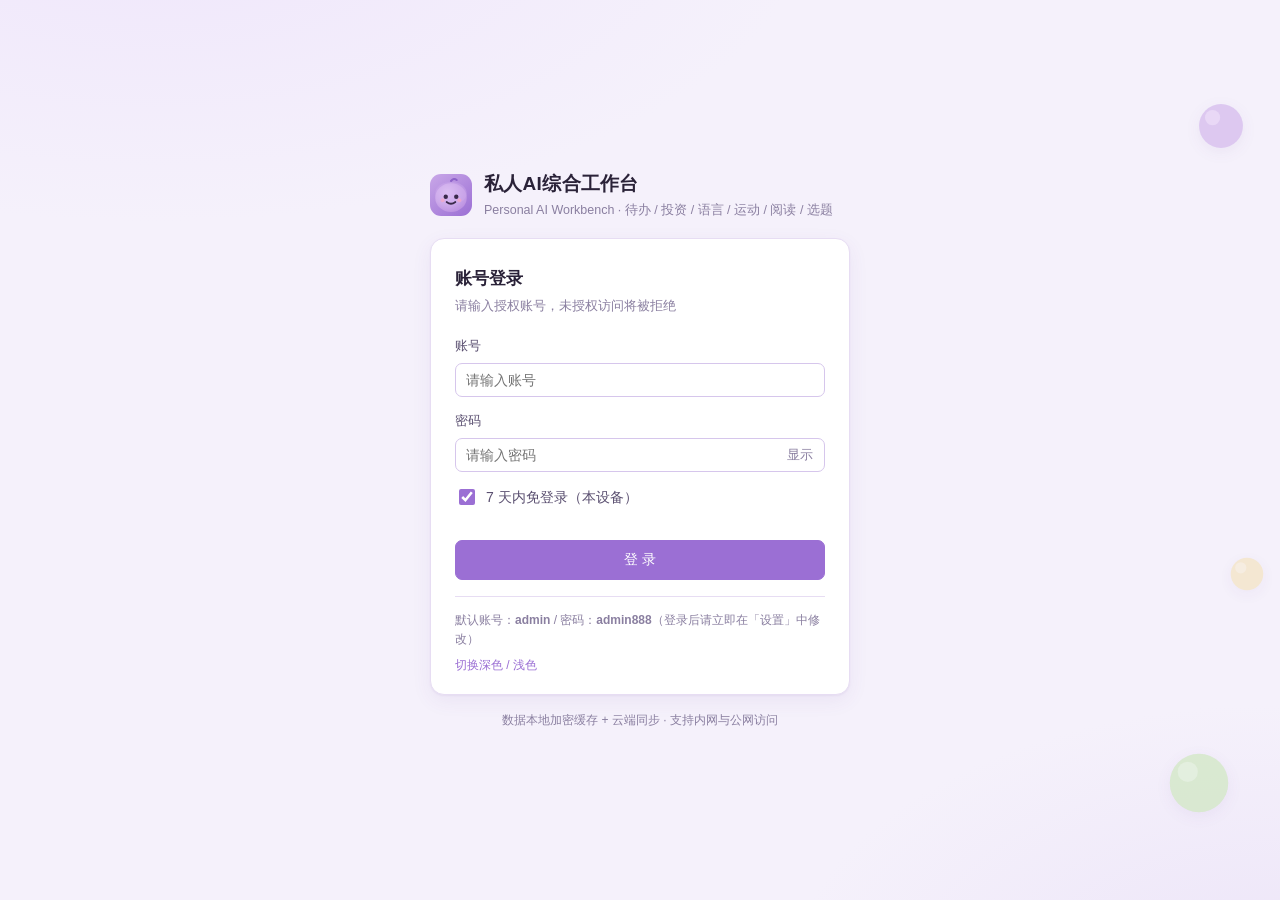
<file: index.html>
<!DOCTYPE html>
<html lang="zh-CN" data-theme="light">
<head>
<meta charset="UTF-8" />
<meta name="viewport" content="width=device-width, initial-scale=1, viewport-fit=cover" />
<meta name="theme-color" content="#9b6fd4" />
<title>芋圆工作台 · 登录</title>
<link rel="manifest" href="./manifest.json" />


<meta name="apple-mobile-web-app-capable" content="yes" />
<meta name="mobile-web-app-capable" content="yes" />
<meta name="apple-mobile-web-app-status-bar-style" content="default" />
<meta name="apple-mobile-web-app-title" content="芋圆" />
<link rel="stylesheet" href="./assets/css/style.css" />

<link rel="icon" type="image/png" sizes="32x32" href="./assets/icons/favicon-32.png?v=26" />
<link rel="icon" type="image/png" sizes="192x192" href="./assets/icons/icon-192.png?v=26" />
<link rel="apple-touch-icon" sizes="180x180" href="./assets/icons/apple-touch-icon-180.png?v=26" />
<link rel="apple-touch-icon" sizes="512x512" href="./assets/icons/icon-512.png?v=26" />
</head>
<body class="login-body">

<div class="deco" aria-hidden="true">
  <svg class="taro-float t1" viewBox="0 0 32 32"><circle cx="16" cy="16" r="13" fill="#c9a7e8"/><circle cx="11" cy="11" r="4.5" fill="#e7d0f7" opacity=".7"/></svg>
  <svg class="taro-float t2" viewBox="0 0 32 32"><circle cx="16" cy="16" r="13" fill="#bfe3a7"/><circle cx="11" cy="11" r="4.5" fill="#dbf3cf" opacity=".7"/></svg>
  <svg class="taro-float t3" viewBox="0 0 32 32"><circle cx="16" cy="16" r="13" fill="#f3dca0"/><circle cx="11" cy="11" r="4.5" fill="#fbecd0" opacity=".7"/></svg>
</div>

<div class="login-wrap">
  <div class="login-brand">
    <div class="brand-mark taro-mark"><svg viewBox="0 0 48 48" class="taro-face" aria-hidden="true"><defs><radialGradient id="tg" cx="38%" cy="32%" r="80%"><stop offset="0%" stop-color="#e7d0f7"/><stop offset="100%" stop-color="#b78adf"/></radialGradient></defs><ellipse cx="24" cy="27" rx="18" ry="16.5" fill="url(#tg)"/><ellipse cx="24" cy="22" rx="18" ry="13" fill="#cda8ec" opacity=".45"/><path d="M24 8 q3.2 -4 6.5 -1.2" stroke="#8e63c9" stroke-width="2.4" fill="none" stroke-linecap="round"/><circle cx="18" cy="26" r="2.5" fill="#3a2a4a"/><circle cx="30" cy="26" r="2.5" fill="#3a2a4a"/><path d="M19 32 Q24 36 29 32" stroke="#3a2a4a" stroke-width="2" fill="none" stroke-linecap="round"/><circle cx="14.5" cy="30" r="2.3" fill="#f7a8c4" opacity=".7"/><circle cx="33.5" cy="30" r="2.3" fill="#f7a8c4" opacity=".7"/></svg></div>
    <div>
      <h1>私人AI综合工作台</h1>
      <p>Personal AI Workbench · 待办 / 投资 / 语言 / 运动 / 阅读 / 选题</p>
    </div>
  </div>

  <div class="login-card">
    <h2>账号登录</h2>
    <p class="login-sub">请输入授权账号，未授权访问将被拒绝</p>

    <form id="loginForm" autocomplete="on" novalidate>
      <label class="field">
        <span>账号</span>
        <input id="username" name="username" type="text" placeholder="请输入账号" autocomplete="username" required />
      </label>

      <label class="field">
        <span>密码</span>
        <span class="pwd-box">
          <input id="password" name="password" type="password" placeholder="请输入密码" autocomplete="current-password" required />
          <button type="button" class="pwd-toggle" id="pwdToggle" aria-label="显示密码">显示</button>
        </span>
      </label>

      <label class="check-line">
        <input type="checkbox" id="remember" checked />
        <span>7 天内免登录（本设备）</span>
      </label>

      <div class="login-msg" id="loginMsg" role="alert"></div>

      <button class="btn btn-primary btn-block" type="submit" id="loginBtn">登 录</button>
    </form>

    <div class="login-foot">
      <span>默认账号：<b>admin</b> / 密码：<b>admin888</b>（登录后请立即在「设置」中修改）</span>
      <button type="button" class="linkbtn" id="themeToggle">切换深色 / 浅色</button>
    </div>
  </div>

  <p class="login-copy">数据本地加密缓存 + 云端同步 · 支持内网与公网访问</p>
</div>

<script src="./assets/js/core.js"></script>
<script>
(function () {
  var $ = function (id) { return document.getElementById(id); };

  Theme.init();
  $('themeToggle').addEventListener('click', function () { Theme.toggle(); });

  $('pwdToggle').addEventListener('click', function () {
    var p = $('password');
    var show = p.type === 'password';
    p.type = show ? 'text' : 'password';
    this.textContent = show ? '隐藏' : '显示';
  });

  // 已登录直接跳转
  if (Auth.isLogged()) { location.replace('./app.html'); return; }

  var msg = $('loginMsg');
  function showMsg(text, ok) {
    msg.textContent = text;
    msg.className = 'login-msg ' + (ok ? 'ok' : 'err') + ' show';
  }

  $('loginForm').addEventListener('submit', function (e) {
    e.preventDefault();
    var u = $('username').value.trim();
    var p = $('password').value;
    if (!u || !p) { showMsg('请输入账号与密码', false); return; }

    var btn = $('loginBtn');
    btn.disabled = true; btn.textContent = '校验中…';

    Auth.login(u, p, $('remember').checked).then(function (res) {
      if (res.ok) {
        showMsg('登录成功，正在进入工作台…', true);
        setTimeout(function () { location.replace('./app.html'); }, 350);
      } else {
        showMsg(res.msg || '账号或密码错误', false);
        btn.disabled = false; btn.textContent = '登 录';
      }
    });
  });
})();
</script>
</body>
</html>
</file>
<file: assets/css/style.css>
/* ============================================================
 * 私人AI综合工作台 · 样式表
 * 低饱和商务简约风 / 浅色默认 + 深色模式 / 全端响应式
 * ============================================================ */

:root {
  --bg: #f5f1fb;
  --bg-soft: #ece4f8;
  --panel: #ffffff;
  --panel-2: #faf7ff;
  --border: #e7ddf3;
  --border-strong: #d6c6ec;
  --text: #2a2238;
  --text-2: #5a4f70;
  --text-3: #8a7fa0;
  --accent: #9b6fd4;
  --accent-soft: #efe6fb;
  --accent-text: #ffffff;
  --ok: #3f9d6b;
  --ok-soft: #e4f4ec;
  --warn: #c08a2e;
  --warn-soft: #f8f0e1;
  --err: #c25a52;
  --err-soft: #f8ebe9;
  --info: #6f86cf;
  --info-soft: #eceefb;
  --shadow: 0 1px 2px rgba(96, 56, 150, .06), 0 6px 20px rgba(96, 56, 150, .07);
  --radius: 10px;
  --radius-sm: 7px;
  --sidebar-w: 232px;
  --header-h: 58px;
  --font: -apple-system, BlinkMacSystemFont, "Segoe UI", "PingFang SC", "Hiragino Sans GB", "Microsoft YaHei", "Helvetica Neue", Arial, sans-serif;
}

[data-theme="dark"] {
  --bg: #16111f;
  --bg-soft: #1e182b;
  --panel: #1c1626;
  --panel-2: #221a30;
  --border: #2c2440;
  --border-strong: #3a2f55;
  --text: #ece6f5;
  --text-2: #b6a8cc;
  --text-3: #857a9c;
  --accent: #b389e8;
  --accent-soft: #2a2042;
  --accent-text: #1a1230;
  --ok: #6fc090;
  --ok-soft: #16301f;
  --warn: #d6a85e;
  --warn-soft: #2c261a;
  --err: #e08a82;
  --err-soft: #2c201f;
  --info: #9ab6e8;
  --info-soft: #1a2238;
  --shadow: 0 1px 2px rgba(0, 0, 0, .34), 0 6px 20px rgba(0, 0, 0, .30);
}

* { box-sizing: border-box; }
html, body { height: 100%; }
body {
  margin: 0;
  font-family: var(--font);
  font-size: 14px;
  line-height: 1.6;
  color: var(--text);
  background: var(--bg);
  -webkit-font-smoothing: antialiased;
  -webkit-tap-highlight-color: transparent;
}
h1, h2, h3, h4, p { margin: 0; }
button, input, select, textarea { font-family: inherit; font-size: 14px; color: inherit; }
a { color: var(--accent); text-decoration: none; }

/* ---------- 通用控件 ---------- */
.btn {
  display: inline-flex; align-items: center; justify-content: center; gap: 6px;
  height: 34px; padding: 0 14px; border-radius: var(--radius-sm);
  border: 1px solid var(--border-strong); background: var(--panel); color: var(--text);
  cursor: pointer; transition: .15s; white-space: nowrap; user-select: none;
}
.btn:hover { border-color: var(--accent); color: var(--accent); }
.btn:active { transform: translateY(1px); }
.btn-primary { background: var(--accent); border-color: var(--accent); color: var(--accent-text); }
.btn-primary:hover { filter: brightness(1.08); color: var(--accent-text); }
.btn-sm { height: 28px; padding: 0 10px; font-size: 13px; border-radius: 6px; }
.btn-ghost { background: transparent; border-color: transparent; color: var(--text-2); }
.btn-ghost:hover { background: var(--bg-soft); color: var(--accent); }
.btn-block { width: 100%; height: 40px; }
.btn-danger:hover { border-color: var(--err); color: var(--err); }
.btn[disabled] { opacity: .55; cursor: not-allowed; }

input[type="text"], input[type="password"], input[type="date"], input[type="number"],
input[type="search"], select, textarea {
  width: 100%; padding: 8px 10px; border: 1px solid var(--border-strong);
  border-radius: var(--radius-sm); background: var(--panel); outline: none; transition: .15s;
}
input:focus, select:focus, textarea:focus { border-color: var(--accent); box-shadow: 0 0 0 3px var(--accent-soft); }
textarea { resize: vertical; min-height: 68px; line-height: 1.6; }
label.field { display: block; margin-bottom: 14px; }
label.field > span { display: block; margin-bottom: 6px; color: var(--text-2); font-size: 13px; }
.check-line { display: flex; align-items: center; gap: 8px; color: var(--text-2); cursor: pointer; }
.check-line input { width: 16px; height: 16px; accent-color: var(--accent); }

.tag {
  display: inline-flex; align-items: center; gap: 4px; height: 22px; padding: 0 8px;
  border-radius: 20px; font-size: 12px; background: var(--bg-soft); color: var(--text-2); white-space: nowrap;
}
.tag.ok { background: var(--ok-soft); color: var(--ok); }
.tag.warn { background: var(--warn-soft); color: var(--warn); }
.tag.err { background: var(--err-soft); color: var(--err); }
.tag.info { background: var(--info-soft); color: var(--info); }
.tag.accent { background: var(--accent-soft); color: var(--accent); }

.muted { color: var(--text-3); }
.small { font-size: 12.5px; }
.row { display: flex; gap: 10px; flex-wrap: wrap; }
.row-between { display: flex; align-items: center; justify-content: space-between; gap: 10px; flex-wrap: wrap; }
.grow { flex: 1 1 auto; min-width: 0; }
.hidden { display: none !important; }

/* ---------- 提示条 ---------- */
.toast-box { position: fixed; right: 16px; bottom: 16px; z-index: 9999; display: flex; flex-direction: column; gap: 8px; }
.toast {
  padding: 10px 14px; border-radius: var(--radius-sm); background: var(--panel);
  border: 1px solid var(--border-strong); box-shadow: var(--shadow); max-width: 78vw;
  animation: toastin .2s ease-out;
}
.toast.ok { border-left: 3px solid var(--ok); }
.toast.err { border-left: 3px solid var(--err); }
.toast.warn { border-left: 3px solid var(--warn); }
.toast.info { border-left: 3px solid var(--info); }
.toast.out { opacity: 0; transform: translateY(6px); transition: .35s; }
@keyframes toastin { from { opacity: 0; transform: translateY(8px); } to { opacity: 1; transform: none; } }

/* ============================================================
 * 登录页
 * ============================================================ */
.login-body {
  display: flex; align-items: center; justify-content: center; padding: 24px;
  background:
    radial-gradient(1100px 520px at 12% -10%, var(--accent-soft), transparent 60%),
    radial-gradient(900px 520px at 100% 110%, var(--bg-soft), transparent 55%),
    var(--bg);
}
.login-wrap { width: 100%; max-width: 420px; }
.login-brand { display: flex; align-items: center; gap: 12px; margin-bottom: 18px; }
.brand-mark {
  width: 42px; height: 42px; flex: none; border-radius: 11px; background: var(--accent);
  color: var(--accent-text); font-weight: 700; font-size: 20px;
  display: flex; align-items: center; justify-content: center;
}
.login-brand h1 { font-size: 19px; font-weight: 650; letter-spacing: .3px; }
.login-brand p { font-size: 12.5px; color: var(--text-3); }
.login-card { background: var(--panel); border: 1px solid var(--border); border-radius: 14px; padding: 26px 24px 20px; box-shadow: var(--shadow); }
.login-card h2 { font-size: 17px; font-weight: 620; }
.login-sub { color: var(--text-3); font-size: 12.5px; margin: 4px 0 20px; }
.pwd-box { position: relative; display: block; }
.pwd-toggle {
  position: absolute; right: 6px; top: 50%; transform: translateY(-50%);
  border: none; background: transparent; color: var(--text-3); cursor: pointer; font-size: 12.5px; padding: 4px 6px;
}
.login-msg { min-height: 20px; font-size: 12.5px; opacity: 0; transition: .2s; margin: 4px 0 8px; }
.login-msg.show { opacity: 1; }
.login-msg.err { color: var(--err); }
.login-msg.ok { color: var(--ok); }
.login-foot { margin-top: 16px; padding-top: 14px; border-top: 1px solid var(--border); display: flex; flex-direction: column; gap: 8px; font-size: 12px; color: var(--text-3); }
.linkbtn { align-self: flex-start; background: none; border: none; color: var(--accent); cursor: pointer; padding: 0; font-size: 12px; }
.login-copy { text-align: center; margin-top: 16px; font-size: 12px; color: var(--text-3); }

/* ============================================================
 * 工作台框架
 * ============================================================ */
.app { display: flex; min-height: 100vh; }

.sidebar {
  width: var(--sidebar-w); flex: none; background: var(--panel); border-right: 1px solid var(--border);
  display: flex; flex-direction: column; position: fixed; inset: 0 auto 0 0; z-index: 60;
}
.side-head { height: var(--header-h); display: flex; align-items: center; gap: 10px; padding: 0 16px; border-bottom: 1px solid var(--border); }
.side-head .brand-mark { width: 30px; height: 30px; font-size: 15px; border-radius: 8px; }
.side-head .t { font-weight: 620; font-size: 14.5px; letter-spacing: .2px; }
.side-head .s { font-size: 11px; color: var(--text-3); }
.nav { padding: 12px 10px; overflow-y: auto; flex: 1; }
.nav-label { font-size: 11px; color: var(--text-3); padding: 8px 10px 6px; letter-spacing: .5px; }
.nav-item {
  display: flex; align-items: center; gap: 10px; width: 100%; padding: 10px 11px; margin-bottom: 3px;
  border: none; background: transparent; border-radius: 8px; color: var(--text-2);
  cursor: pointer; text-align: left; transition: .14s; font-size: 14px;
}
.nav-item:hover { background: var(--bg-soft); color: var(--text); }
.nav-item.active { background: var(--accent-soft); color: var(--accent); font-weight: 600; }
.nav-item .ico { width: 18px; height: 18px; flex: none; opacity: .9; }
.nav-item .badge {
  margin-left: auto; min-width: 20px; height: 19px; padding: 0 6px; border-radius: 10px;
  background: var(--bg-soft); color: var(--text-2); font-size: 11.5px;
  display: inline-flex; align-items: center; justify-content: center;
}
.nav-item.active .badge { background: var(--accent); color: var(--accent-text); }
.side-foot { padding: 10px; border-top: 1px solid var(--border); display: flex; flex-direction: column; gap: 6px; }
.sync-chip {
  display: flex; align-items: center; gap: 7px; font-size: 12px; color: var(--text-3);
  padding: 7px 10px; background: var(--bg-soft); border-radius: 7px;
}
.dot { width: 7px; height: 7px; border-radius: 50%; background: var(--text-3); flex: none; }
.dot.ok { background: var(--ok); }
.dot.err { background: var(--err); }
.dot.pending, .dot.syncing { background: var(--warn); animation: pulse 1.2s infinite; }
@keyframes pulse { 50% { opacity: .35; } }

.main { flex: 1; min-width: 0; margin-left: var(--sidebar-w); display: flex; flex-direction: column; }
.topbar {
  height: var(--header-h); position: sticky; top: 0; z-index: 50;
  background: color-mix(in srgb, var(--bg) 88%, transparent);
  backdrop-filter: saturate(160%) blur(8px);
  border-bottom: 1px solid var(--border);
  display: flex; align-items: center; gap: 12px; padding: 0 18px;
}
.topbar .page-title { font-size: 15.5px; font-weight: 620; }
.topbar .page-sub { font-size: 12px; color: var(--text-3); }
.top-actions { margin-left: auto; display: flex; align-items: center; gap: 8px; }
.icon-btn {
  width: 34px; height: 34px; border-radius: 8px; border: 1px solid var(--border);
  background: var(--panel); color: var(--text-2); cursor: pointer;
  display: inline-flex; align-items: center; justify-content: center;
}
.icon-btn:hover { color: var(--accent); border-color: var(--accent); }
.menu-btn { display: none; }
.content { padding: 18px; max-width: 1240px; width: 100%; }
.view { display: none; }
.view.active { display: block; animation: fade .18s ease-out; }
@keyframes fade { from { opacity: 0; transform: translateY(4px); } to { opacity: 1; transform: none; } }

.backdrop { display: none; position: fixed; inset: 0; background: rgba(10, 15, 20, .38); z-index: 55; }
.backdrop.show { display: block; }

/* ---------- 卡片与栅格 ---------- */
.card { background: var(--panel); border: 1px solid var(--border); border-radius: var(--radius); padding: 16px; box-shadow: var(--shadow); }
.card + .card { margin-top: 14px; }
.card-head { display: flex; align-items: center; justify-content: space-between; gap: 10px; margin-bottom: 12px; flex-wrap: wrap; }
.card-head h3 { font-size: 14.5px; font-weight: 620; display: flex; align-items: center; gap: 8px; }
.card-head .sub { font-size: 12px; color: var(--text-3); font-weight: 400; }
.grid { display: grid; gap: 14px; }
.g2 { grid-template-columns: repeat(2, minmax(0, 1fr)); }
.g3 { grid-template-columns: repeat(3, minmax(0, 1fr)); }
.g4 { grid-template-columns: repeat(4, minmax(0, 1fr)); }

.stat { background: var(--panel); border: 1px solid var(--border); border-radius: var(--radius); padding: 14px 16px; }
.stat .n { font-size: 24px; font-weight: 650; letter-spacing: .5px; }
.stat .l { font-size: 12.5px; color: var(--text-3); margin-top: 2px; }
.stat .x { font-size: 11.5px; color: var(--text-3); margin-top: 6px; }

/* ---------- 列表项 ---------- */
.item {
  border: 1px solid var(--border); border-radius: var(--radius-sm); padding: 12px 14px;
  background: var(--panel-2); margin-bottom: 10px; transition: .15s;
}
.item:hover { border-color: var(--border-strong); }
.item.done { opacity: .62; }
.item.done .item-title { text-decoration: line-through; }
.item-title { font-weight: 560; word-break: break-word; }
.item-meta { display: flex; flex-wrap: wrap; gap: 6px; align-items: center; margin-top: 7px; font-size: 12px; color: var(--text-3); }
.item-actions { display: flex; gap: 6px; flex-wrap: wrap; margin-top: 10px; }
.item-note { margin-top: 8px; padding: 8px 10px; background: var(--bg-soft); border-radius: 6px; font-size: 13px; color: var(--text-2); white-space: pre-wrap; }
.item.status-doing { border-left: 3px solid var(--info); }
.item.status-done { border-left: 3px solid var(--ok); }
.item.status-delay { border-left: 3px solid var(--warn); }

.empty { text-align: center; padding: 28px 12px; color: var(--text-3); font-size: 13px; }
.divider { height: 1px; background: var(--border); margin: 14px 0; }

.chips { display: flex; gap: 6px; flex-wrap: wrap; }
.chip {
  padding: 5px 11px; border-radius: 18px; border: 1px solid var(--border-strong);
  background: var(--panel); color: var(--text-2); cursor: pointer; font-size: 12.5px; transition: .14s;
}
.chip:hover { border-color: var(--accent); color: var(--accent); }
.chip.on { background: var(--accent); border-color: var(--accent); color: var(--accent-text); }

.inline-form { display: grid; gap: 10px; grid-template-columns: repeat(auto-fit, minmax(150px, 1fr)); align-items: end; }
.inline-form .full { grid-column: 1 / -1; }

.readbox { line-height: 1.85; font-size: 14.5px; color: var(--text); white-space: pre-wrap; }
.readbox.zoom { font-size: 17px; line-height: 2.05; letter-spacing: .3px; }
.quote { border-left: 3px solid var(--accent); padding: 6px 0 6px 12px; color: var(--text-2); background: var(--bg-soft); border-radius: 0 6px 6px 0; }

.kv { display: flex; gap: 8px; font-size: 13px; padding: 5px 0; border-bottom: 1px dashed var(--border); }
.kv:last-child { border-bottom: none; }
.kv .k { color: var(--text-3); min-width: 76px; flex: none; }

.bar-wrap { display: flex; align-items: flex-end; gap: 8px; height: 120px; padding-top: 8px; }
.bar-col { flex: 1; display: flex; flex-direction: column; align-items: center; gap: 6px; }
.bar {
  width: 100%; max-width: 34px; background: var(--accent-soft); border-radius: 5px 5px 0 0;
  border: 1px solid var(--border); border-bottom: none; min-height: 3px; position: relative; transition: .3s;
}
.bar.filled { background: var(--accent); border-color: var(--accent); }
.bar-lb { font-size: 11px; color: var(--text-3); }

.calendar { display: grid; grid-template-columns: repeat(7, 1fr); gap: 5px; }
.cal-cell {
  aspect-ratio: 1; border-radius: 5px; background: var(--bg-soft); border: 1px solid var(--border);
  display: flex; align-items: center; justify-content: center; font-size: 11px; color: var(--text-3);
}
.cal-cell.hit { background: var(--accent); border-color: var(--accent); color: var(--accent-text); font-weight: 600; }
.cal-cell.today { outline: 2px solid var(--warn); outline-offset: 1px; }

.tablewrap { overflow-x: auto; }
table.tb { width: 100%; border-collapse: collapse; font-size: 13px; min-width: 460px; }
table.tb th, table.tb td { padding: 9px 10px; text-align: left; border-bottom: 1px solid var(--border); }
table.tb th { color: var(--text-3); font-weight: 500; font-size: 12px; background: var(--panel-2); }

details.acc { border: 1px solid var(--border); border-radius: var(--radius-sm); padding: 10px 12px; background: var(--panel-2); margin-bottom: 10px; }
details.acc > summary { cursor: pointer; font-weight: 560; list-style: none; display: flex; align-items: center; gap: 8px; }
details.acc > summary::-webkit-details-marker { display: none; }
details.acc > summary::before { content: '▸'; color: var(--text-3); transition: .15s; }
details.acc[open] > summary::before { transform: rotate(90deg); }
details.acc .body { margin-top: 10px; padding-top: 10px; border-top: 1px dashed var(--border); }

/* ---------- 抖音热点荐书 ---------- */
.lib-reco { border: 1px solid var(--border); border-radius: var(--radius-sm); padding: 12px 14px; background: var(--panel-2); margin-bottom: 12px; transition: .15s; }
.lib-reco:hover { border-color: var(--border-strong); }
.lib-reco-hd { display: flex; gap: 10px; align-items: flex-start; }
.lib-rank { flex: none; width: 22px; height: 22px; border-radius: 6px; background: var(--accent); color: var(--accent-text); font-size: 12px; font-weight: 700; display: inline-flex; align-items: center; justify-content: center; margin-top: 1px; }
.lib-reco-t { font-weight: 600; font-size: 14px; }
.lib-reco-books { margin-top: 10px; display: grid; gap: 8px; }
.lib-book { display: flex; align-items: center; gap: 10px; padding: 9px 11px; border: 1px solid var(--border); border-radius: 8px; background: var(--panel); }
.lib-book .grow { min-width: 0; }

/* ---------- 科学育儿：每日分组 ---------- */
.reco-group-hd { font-weight: 600; font-size: 13px; margin: 4px 0 10px; color: var(--text); display: flex; align-items: center; gap: 6px; }
.reco-group .item.parent-card { margin-bottom: 12px; }

/* ---------- 投资关键词 / 案例网格 ---------- */
.term-grid { display: grid; grid-template-columns: repeat(auto-fill, minmax(220px, 1fr)); gap: 12px; }
.term-grid .term-card { margin: 0; }
.case-grid { display: grid; grid-template-columns: repeat(auto-fill, minmax(280px, 1fr)); gap: 12px; }
.case-grid .case-card { margin: 0; }

/* ---------- 自媒体脚本卡片 ---------- */
.script-card { border: 1px solid var(--border); border-radius: var(--radius-sm); padding: 14px; margin-bottom: 14px; background: var(--panel-2); }
.script-head { display: flex; align-items: center; gap: 10px; margin-bottom: 10px; flex-wrap: wrap; }
.script-title { font-weight: 600; color: var(--text); font-size: 15px; }
.script-body { white-space: pre-wrap; line-height: 1.85; font-size: 14px; }

/* ---------- 学习进度条 ---------- */
.progress { height: 10px; background: var(--bg-soft); border-radius: 99px; overflow: hidden; }
.progress .bar { height: 100%; width: 0; background: linear-gradient(90deg, var(--accent), #6fb3e8); border-radius: 99px; transition: width .4s ease; }

/* ---------- 打卡激励条 ---------- */
.streak-card { display: flex; align-items: center; gap: 18px; flex-wrap: wrap; padding: 14px 16px; }
.streak-left { display: flex; align-items: center; gap: 10px; }
.streak-left .fire { font-size: 30px; line-height: 1; }
.streak-left .big { font-size: 30px; font-weight: 700; color: var(--accent); line-height: 1; }
.streak-mid { flex: 1; min-width: 160px; }
.streak-mid .wk { display: flex; gap: 7px; margin-bottom: 4px; }
.streak-mid .dot { width: 14px; height: 14px; border-radius: 50%; background: var(--bg-soft); border: 1px solid var(--border-strong); }
.streak-mid .dot.on { background: var(--accent); border-color: var(--accent); }
.streak-mid .dot.today { box-shadow: 0 0 0 3px var(--accent-soft); }
.streak-right { display: flex; gap: 8px; }

/* ---------- 本月运动日历 ---------- */
.cal-grid { display: grid; grid-template-columns: repeat(7, 1fr); gap: 6px; }
.cal-day { position: relative; min-height: 42px; border-radius: 8px; background: var(--bg-soft); border: 1px solid var(--border); display: flex; flex-direction: column; align-items: center; justify-content: center; font-size: 12px; color: var(--text-2); }
.cal-day.hit { background: var(--accent-soft); border-color: var(--accent); color: var(--accent); }
.cal-day.today { box-shadow: 0 0 0 2px var(--accent); }
.cal-day .cd-num { font-weight: 600; }
.cal-day .cd-min { font-size: 10px; }

/* ---------- 响应式 ---------- */
@media (max-width: 1080px) {
  .g4 { grid-template-columns: repeat(2, minmax(0, 1fr)); }
  .g3 { grid-template-columns: repeat(2, minmax(0, 1fr)); }
}
@media (max-width: 760px) {
  :root { --header-h: 54px; }
  .sidebar { transform: translateX(-100%); transition: transform .22s ease; box-shadow: var(--shadow); width: 250px; }
  .sidebar.open { transform: none; }
  .main { margin-left: 0; }
  .menu-btn { display: inline-flex; }
  .content { padding: 12px; }
  .g2, .g3, .g4 { grid-template-columns: 1fr; }
  .topbar { padding: 0 12px; gap: 8px; }
  .topbar .page-sub { display: none; }
  .btn { height: 36px; }
  .btn-sm { height: 32px; }
  .item-actions .btn { flex: 1 1 auto; min-width: 74px; }
  .stat .n { font-size: 21px; }
}
@media print {
  .sidebar, .topbar, .item-actions, .btn { display: none !important; }
  .main { margin: 0; }
}

/* ============================================================
 * V2 新增组件样式：视频卡 / 步骤 / 弹窗 / 收藏夹选择
 * ============================================================ */

/* ---- 视频卡片（建立财商 / 英语学习 每日跟读视频） ---- */
.video-card {
  border: 1px solid var(--border);
  border-radius: var(--radius);
  background: var(--panel-2);
  padding: 14px 16px;
  display: flex;
  flex-direction: column;
  gap: 8px;
}
.vc-top { display: flex; flex-wrap: wrap; align-items: center; gap: 8px; }
.vc-platform {
  font-size: 12px; font-weight: 600; color: var(--accent);
  background: var(--accent-soft); border: 1px solid var(--border-strong);
  padding: 2px 9px; border-radius: 999px;
}
.vc-title { font-size: 17px; font-weight: 600; color: var(--text); line-height: 1.45; }
.vc-person { font-size: 13px; color: var(--text-2); }
.vc-desc { font-size: 13.5px; color: var(--text-2); line-height: 1.7; }
.vc-shadow {
  font-size: 13.5px; color: var(--text-2); line-height: 1.7;
  background: var(--bg-soft); border-radius: var(--radius-sm); padding: 10px 12px;
}
.vc-shadow ul { margin: 4px 0 0; padding-left: 20px; }
.vc-shadow li { margin: 3px 0; }
.vc-actions { display: flex; flex-wrap: wrap; gap: 8px; margin-top: 4px; }

/* ---- B 站内嵌播放器（英语学习 / 表达练习） ---- */
.bili-wrap {
  position: relative;
  width: 100%;
  aspect-ratio: 16 / 9;
  border-radius: var(--radius);
  overflow: hidden;
  background: #000;
  margin-top: 6px;
}
.bili-player {
  position: absolute;
  top: 0; left: 0;
  width: 100%; height: 100%;
  border: 0;
}
/* 点击播放封面占位（打开工作台不加载任何播放器） */
.bili-cover {
  position: absolute;
  top: 0; left: 0;
  width: 100%; height: 100%;
  cursor: pointer;
  display: flex;
  align-items: center;
  justify-content: center;
  background: linear-gradient(135deg, #2b2b3a 0%, #161620 100%);
  transition: background .2s ease;
  outline: none;
}
.bili-cover:hover, .bili-cover:focus {
  background: linear-gradient(135deg, #3a3a52 0%, #23233a 100%);
}
.bili-cover-inner {
  width: 62px; height: 62px;
  border-radius: 50%;
  background: rgba(251, 114, 153, 0.94);
  display: flex; align-items: center; justify-content: center;
  box-shadow: 0 6px 18px rgba(0,0,0,.4);
  transition: transform .15s ease;
}
.bili-cover:hover .bili-cover-inner, .bili-cover:focus .bili-cover-inner { transform: scale(1.08); }
.play-btn { color: #fff; font-size: 26px; line-height: 1; margin-left: 5px; }
.bili-cover:focus .bili-cover-inner { box-shadow: 0 0 0 4px rgba(255,255,255,.65); }

/* ---- 美商提升：本地上传视频播放器 ---- */
.bvideo {
  display: block;
  width: 100%;
  max-height: 360px;
  margin-top: 8px;
  border-radius: var(--radius);
  background: #000;
  outline: none;
}
#bvFileName { margin-left: 8px; }

/* ---- 步骤列表（影子跟读法说明） ---- */
.steps { margin: 0; padding-left: 22px; display: flex; flex-direction: column; gap: 10px; }
.steps li { font-size: 14px; color: var(--text-2); line-height: 1.7; }
.steps li b { color: var(--text); }

/* ---- 可点开长文的案例卡 ---- */
.case-card.clickable { cursor: pointer; }
.case-card.clickable:hover { border-color: var(--accent); box-shadow: var(--shadow); }

/* ---- 通用弹窗 ---- */
.modal-mask {
  position: fixed; inset: 0; z-index: 1000;
  background: rgba(20, 40, 64, .42);
  display: none; align-items: center; justify-content: center;
  padding: 18px;
  -webkit-backdrop-filter: blur(2px); backdrop-filter: blur(2px);
}
.modal-mask.show { display: flex; }
.modal {
  width: min(680px, 100%); max-height: 86vh; overflow: auto;
  background: var(--panel); border: 1px solid var(--border);
  border-radius: var(--radius); box-shadow: 0 18px 50px rgba(20, 40, 64, .28);
  animation: modalIn .18s ease;
}
@keyframes modalIn { from { opacity: 0; transform: translateY(10px) scale(.98); } to { opacity: 1; transform: none; } }
.modal-head {
  display: flex; align-items: center; justify-content: space-between;
  gap: 12px; padding: 14px 16px; border-bottom: 1px solid var(--border);
  position: sticky; top: 0; background: var(--panel); z-index: 1;
}
.modal-title { font-size: 16px; font-weight: 600; color: var(--text); }
.modal-x {
  border: none; background: var(--bg-soft); color: var(--text-2);
  width: 30px; height: 30px; border-radius: 8px; font-size: 20px; line-height: 1;
  cursor: pointer; flex: none;
}
.modal-x:hover { background: var(--border); color: var(--text); }
.modal-body { padding: 16px; font-size: 14.5px; color: var(--text); line-height: 1.8; }
.modal-body .readbox { white-space: normal; }
.modal-foot {
  display: flex; flex-wrap: wrap; gap: 10px; justify-content: flex-end;
  padding: 12px 16px; border-top: 1px solid var(--border);
}

/* ---- 收藏夹选择 chips ---- */
.folder-pick { cursor: pointer; }
.folder-pick:hover { border-color: var(--accent); color: var(--accent); }

/* ===== 芋圆装饰（淡紫软萌风） ===== */
.deco { position: fixed; inset: 0; pointer-events: none; z-index: 60; overflow: hidden; }
.taro-float { position: absolute; filter: drop-shadow(0 4px 8px rgba(96, 56, 150, .12)); animation: taroFloat 9s ease-in-out infinite; }
.deco .t1 { top: 11%; right: 2.5%; width: 54px; opacity: .55; }
.deco .t2 { bottom: 9%; right: 3.5%; width: 72px; opacity: .5; animation-delay: -3s; }
.deco .t3 { bottom: 34%; right: 1%; width: 40px; opacity: .45; animation-delay: -6s; }
@keyframes taroFloat {
  0%, 100% { transform: translateY(0) rotate(-4deg); }
  50% { transform: translateY(-16px) rotate(6deg); }
}
.taro-mark { overflow: hidden; background: linear-gradient(140deg, #c9a7e8, #9b6fd4) !important; }
.taro-face { width: 100%; height: 100%; display: block; }
@media (max-width: 720px) {
  .deco .t3 { display: none; }
  .deco .t1 { width: 42px; }
  .deco .t2 { width: 56px; }
}

/* ===== 复盘查看 ===== */
.sec-title { font-size: 13.5px; font-weight: 620; color: var(--text-2); margin: 4px 0 10px; }
.plist { display: flex; flex-direction: column; gap: 8px; }
.prow { display: flex; align-items: center; gap: 10px; }
.prow .plabel { width: 76px; flex: none; font-size: 13px; color: var(--text-2); }
.prow .pbar { flex: 1; height: 10px; background: var(--bg-soft); border-radius: 99px; overflow: hidden; }
.prow .pbar > i { display: block; height: 100%; width: 0; background: linear-gradient(90deg, var(--accent), #c9a7e8); border-radius: 99px; transition: width .4s ease; }
.prow .pval { width: 60px; flex: none; text-align: right; font-size: 12.5px; color: var(--text-3); }
.rv-ul { margin: 6px 0 0; padding-left: 20px; font-size: 13.5px; color: var(--text-2); line-height: 1.85; }
.rv-ul li { margin: 2px 0; }

/* ===== 读书笔记 · 笔记本 ===== */
.nb-card .nb-head { display: flex; align-items: flex-start; justify-content: space-between; gap: 10px; }
.nb-info { min-width: 0; }
.nb-title { font-size: 15px; font-weight: 640; color: var(--text-1); margin-bottom: 4px; word-break: break-all; }
.nb-actions { display: flex; gap: 6px; flex: none; flex-wrap: wrap; justify-content: flex-end; }
.nb-preview { margin-top: 8px; padding: 8px 10px; background: var(--bg-soft); border-radius: var(--radius); border-left: 3px solid var(--accent); font-size: 13px; color: var(--text-2); line-height: 1.6; }
.nb-preview.muted { border-left-color: var(--border); color: var(--text-3); }
.nb-detail { margin-top: 8px; display: flex; flex-direction: column; gap: 8px; }
.note-item { padding: 8px 10px; background: var(--bg-soft); border-radius: var(--radius); }
.note-excerpt { font-size: 13.5px; color: var(--text-2); line-height: 1.6; border-left: 2px solid var(--accent); padding-left: 8px; }
.note-thought { margin-top: 5px; font-size: 13px; color: var(--text-1); line-height: 1.6; white-space: pre-wrap; word-break: break-word; }
.note-meta { margin-top: 6px; display: flex; align-items: center; justify-content: space-between; gap: 8px; }

/* 内联「添加笔记」编辑区（每个展开笔记本卡片底部，可直接记录） */
.nb-add { margin-top: 10px; padding: 10px; background: var(--bg-soft-2, #faf7ff); border: 1px dashed var(--accent, #9b6fd4); border-radius: var(--radius); display: flex; flex-direction: column; gap: 6px; }
.nb-add-hd { font-size: 12.5px; font-weight: 600; color: var(--accent, #9b6fd4); }
.nb-add textarea { width: 100%; resize: vertical; font: inherit; padding: 7px 9px; border: 1px solid var(--border); border-radius: 8px; background: #fff; color: var(--text-1); box-sizing: border-box; }
.nb-add textarea:focus { outline: 2px solid var(--accent, #9b6fd4); outline-offset: -1px; border-color: transparent; }
.nb-add .row { align-items: center; }

/* ===== 安装引导 / 跨设备同步码 ===== */
.install-cta {
  background: linear-gradient(135deg, #9b6fd4, #5aa6e6);
  color: #fff;
  border: none;
  font-weight: 600;
  box-shadow: 0 2px 8px rgba(91, 140, 214, 0.35);
}
.install-cta:hover { filter: brightness(1.05); }
.code-area {
  width: 100%;
  min-height: 84px;
  margin-top: 10px;
  padding: 10px;
  border: 1px solid var(--border);
  border-radius: var(--radius);
  font-family: ui-monospace, SFMono-Regular, Menlo, Consolas, monospace;
  font-size: 12px;
  color: var(--text-1);
  background: var(--bg-soft);
  resize: vertical;
  box-sizing: border-box;
}
.install-steps { display: flex; flex-direction: column; gap: 10px; margin: 12px 0; }
.install-steps .step {
  padding: 10px 12px;
  border-radius: var(--radius);
  background: var(--bg-soft);
  border-left: 3px solid var(--accent, #9b6fd4);
  font-size: 13px;
  line-height: 1.7;
}
.install-steps .step b { color: var(--text-1); }

/* 视频中英文字幕 / 跟读面板 */
.subtitles-panel { margin-top: 14px; border: 1px solid var(--border); border-radius: var(--radius); background: var(--panel-2); overflow: hidden; }
.subtitles-panel summary { padding: 10px 14px; cursor: pointer; font-weight: 500; color: var(--text); list-style: none; display: flex; align-items: center; gap: 6px; }
.subtitles-panel summary::-webkit-details-marker { display: none; }
.sub-body { padding: 10px 14px 14px; border-top: 1px solid var(--border); }
.sub-line { padding: 8px 0; border-bottom: 1px dashed var(--border); }
.sub-line:last-child { border-bottom: none; }
.sub-en { font-size: 15px; color: var(--text); line-height: 1.55; }
.sub-cn { font-size: 13px; color: var(--text-2); line-height: 1.55; margin-top: 3px; }
.sub-shadow .sub-cn { color: var(--text); }
.sub-quote-line { background: var(--accent-soft); border-radius: var(--radius-sm); padding: 10px; margin-top: 8px; }
.sub-section-title { font-size: 11px; color: var(--text-3); margin: 10px 0 4px; text-transform: uppercase; letter-spacing: 0.5px; }

/* 视频卡片（英语 / 表达 板块的 B站视频） */
.video-card { margin-top: 14px; background: var(--panel); border: 1px solid var(--border); border-radius: var(--radius); box-shadow: var(--shadow); padding: 14px; }
.vc-top { display: flex; align-items: center; flex-wrap: wrap; gap: 8px; margin-bottom: 8px; }
.vc-platform { font-size: 12px; color: #fff; background: var(--accent); border-radius: 999px; padding: 2px 10px; font-weight: 500; }
.vc-top .muted { margin-left: auto; }
.vc-title { font-size: 16px; font-weight: 600; color: var(--text); line-height: 1.5; margin-bottom: 10px; }
.bili-wrap { position: relative; width: 100%; aspect-ratio: 16 / 9; background: #000; border-radius: var(--radius-sm); overflow: hidden; }
.bili-player { position: absolute; inset: 0; width: 100%; height: 100%; border: 0; }
.vc-actions { display: flex; align-items: center; flex-wrap: wrap; gap: 10px; margin-top: 12px; }
.vc-actions .muted { flex: 1 1 200px; min-width: 160px; }
</file>
